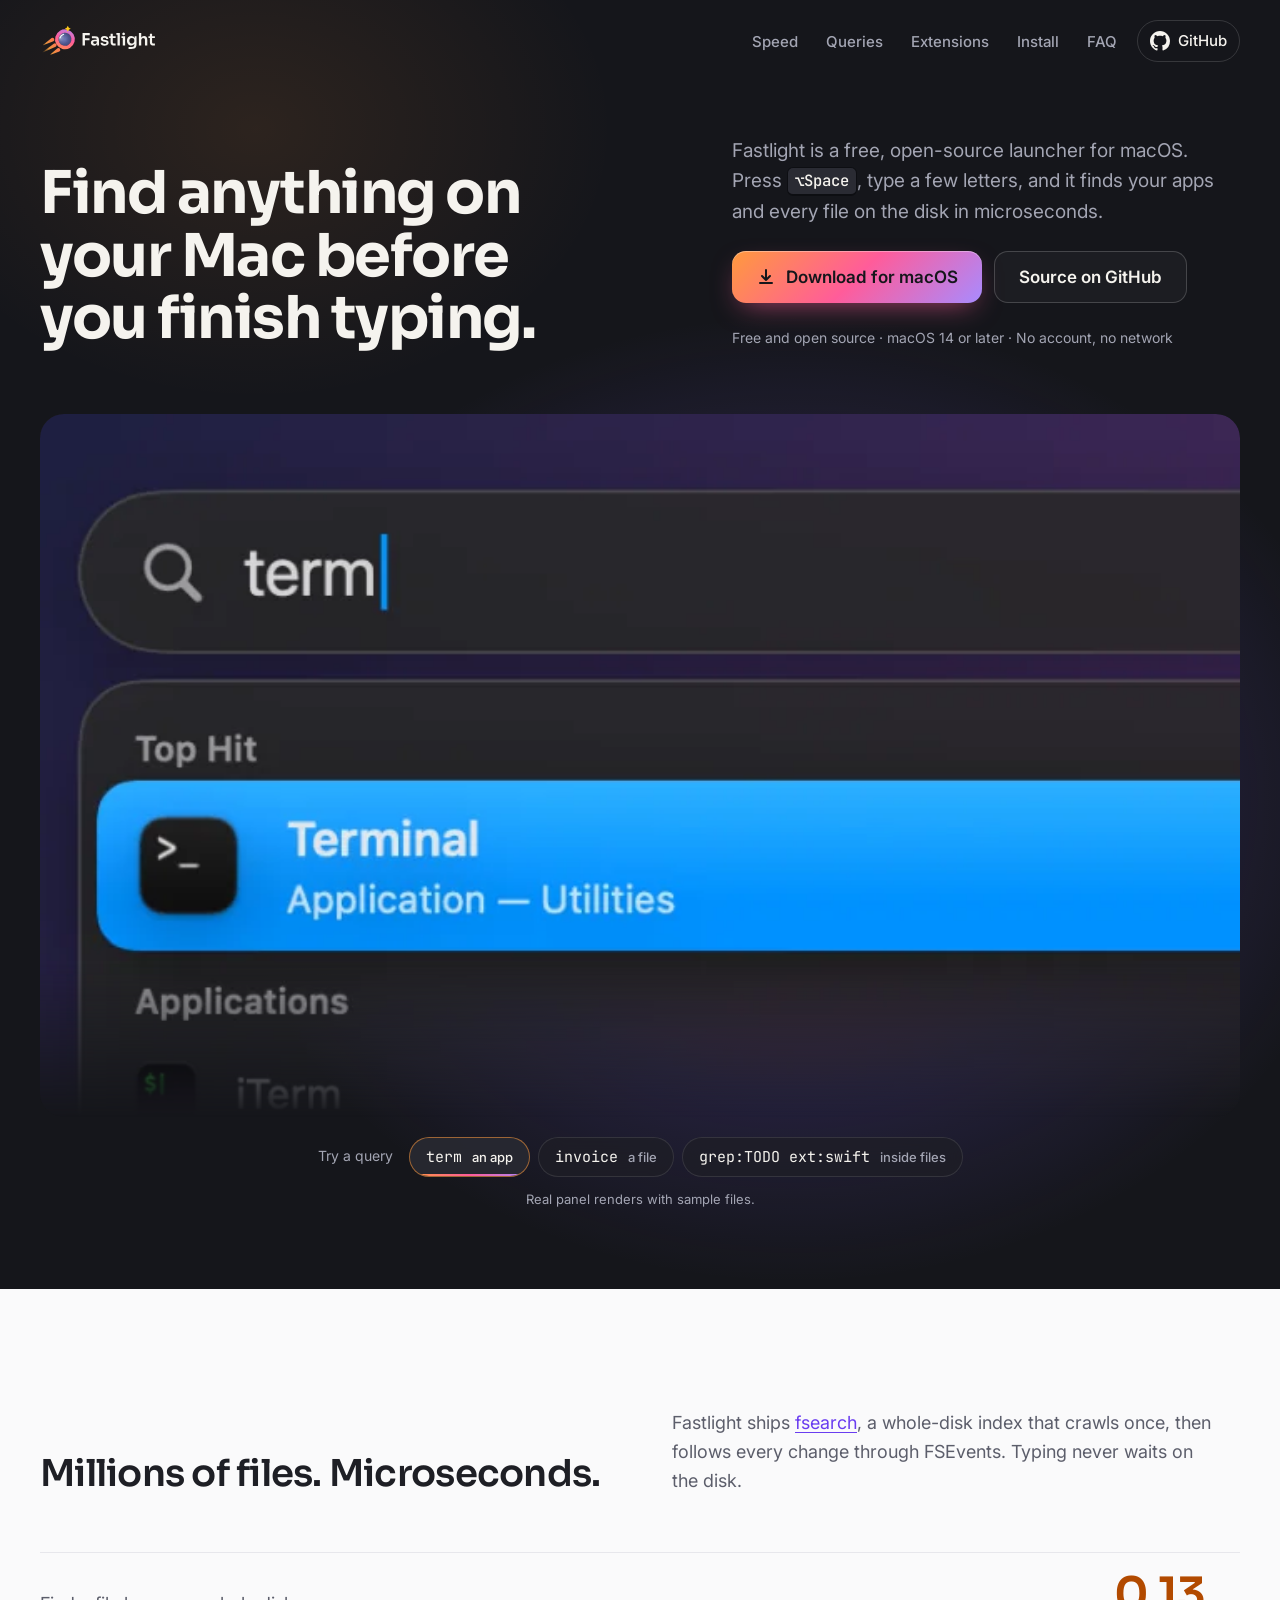
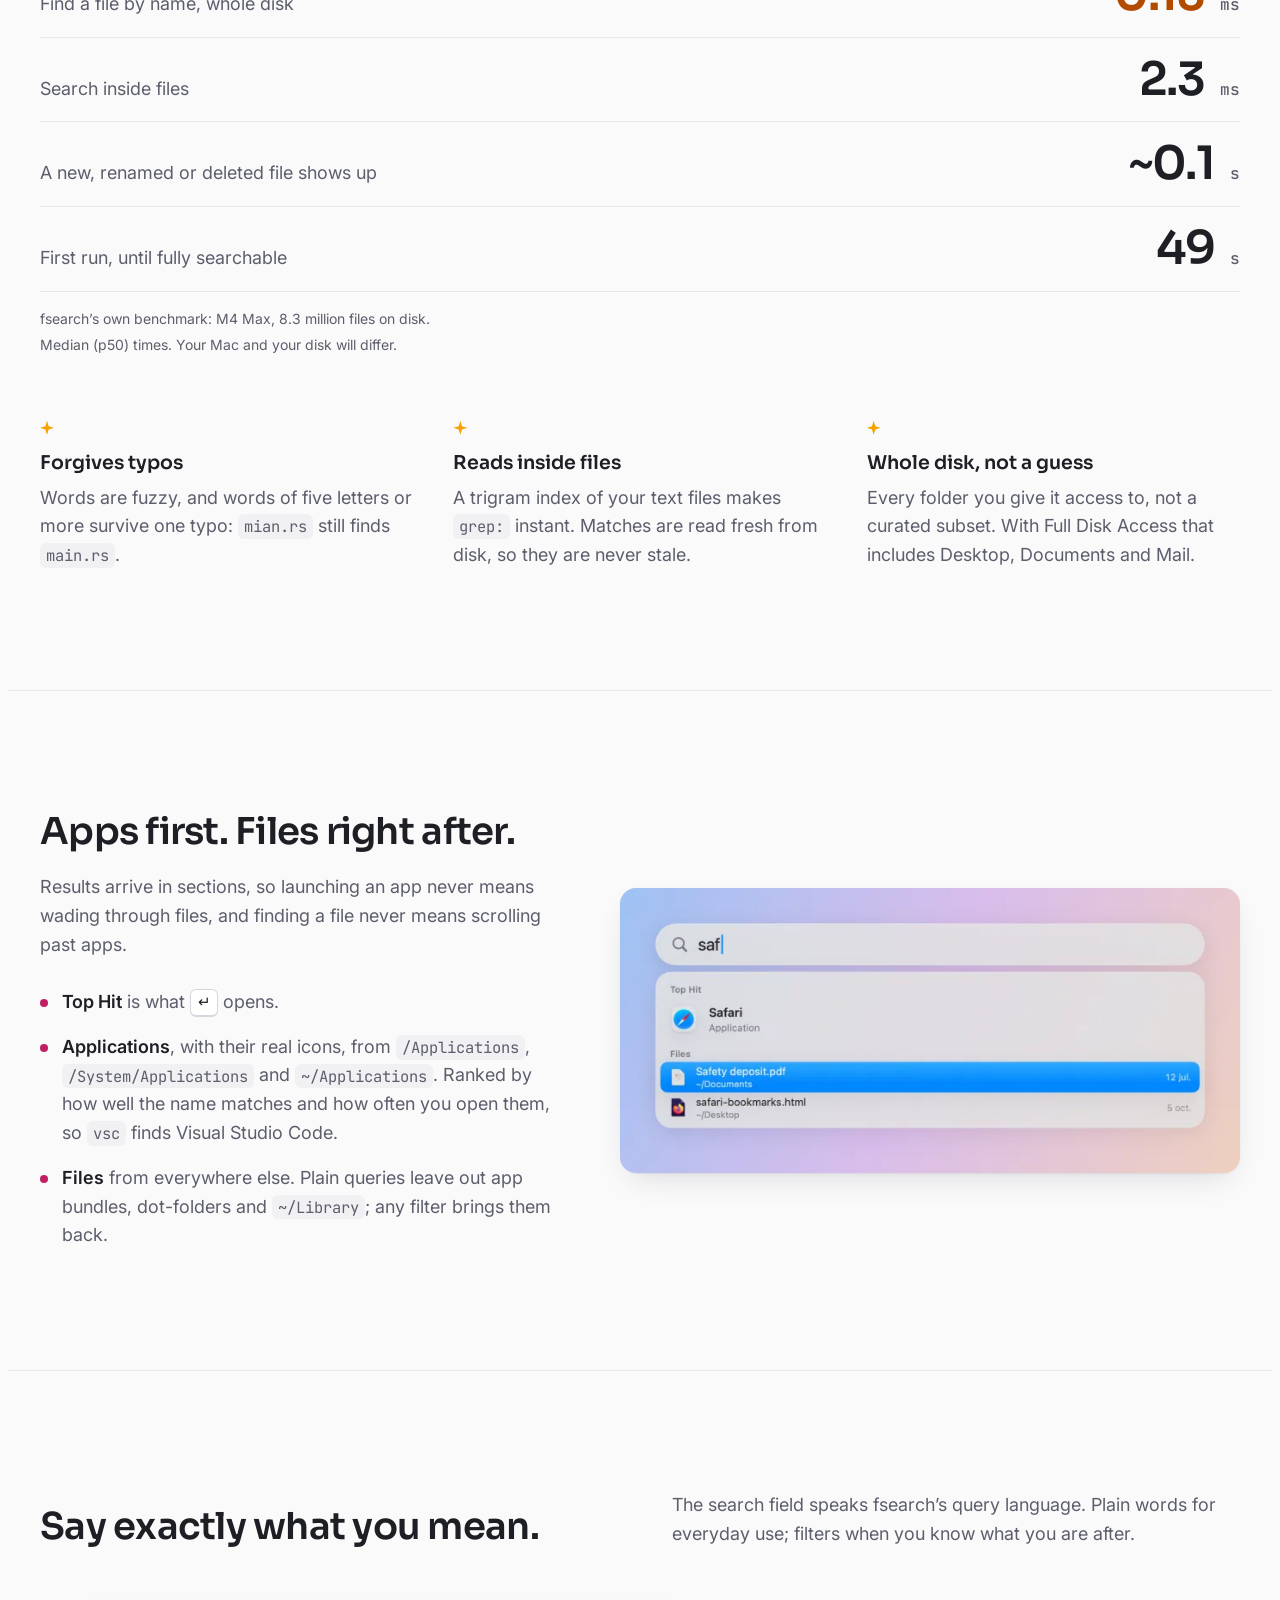
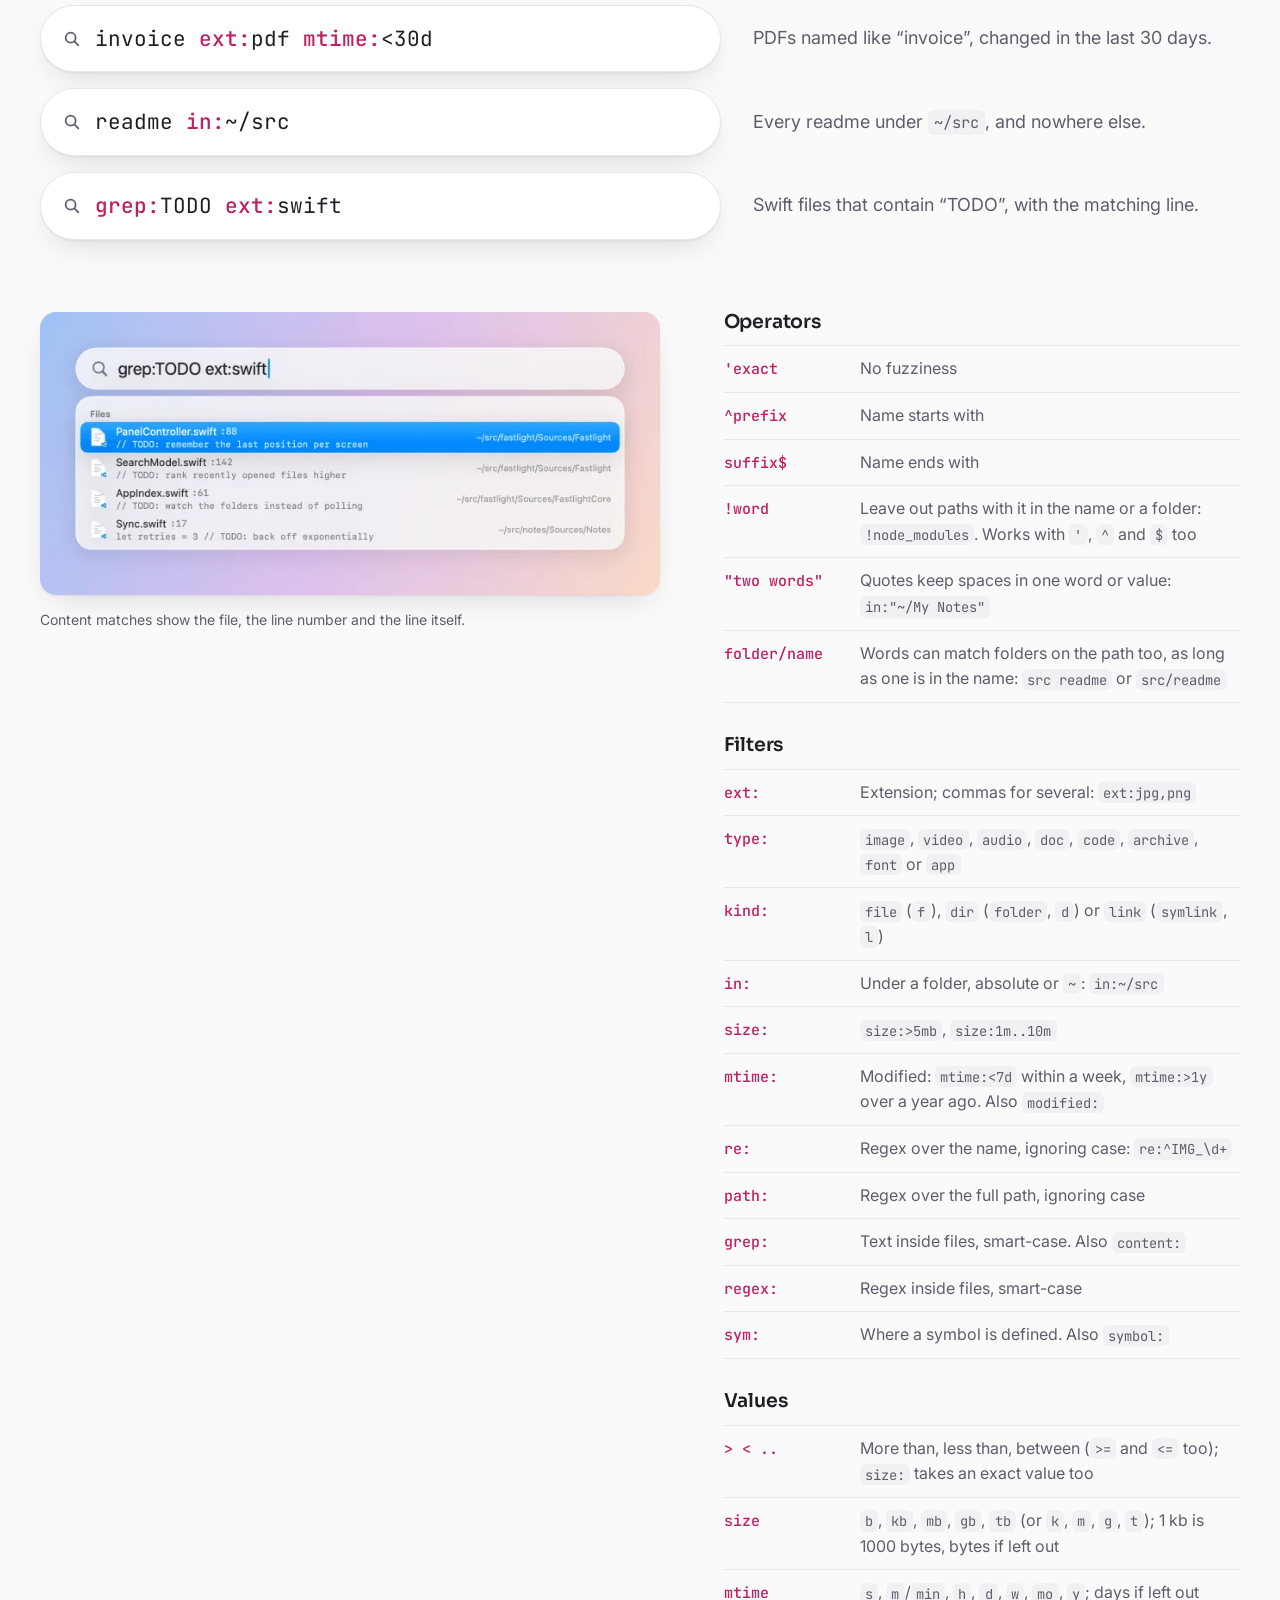
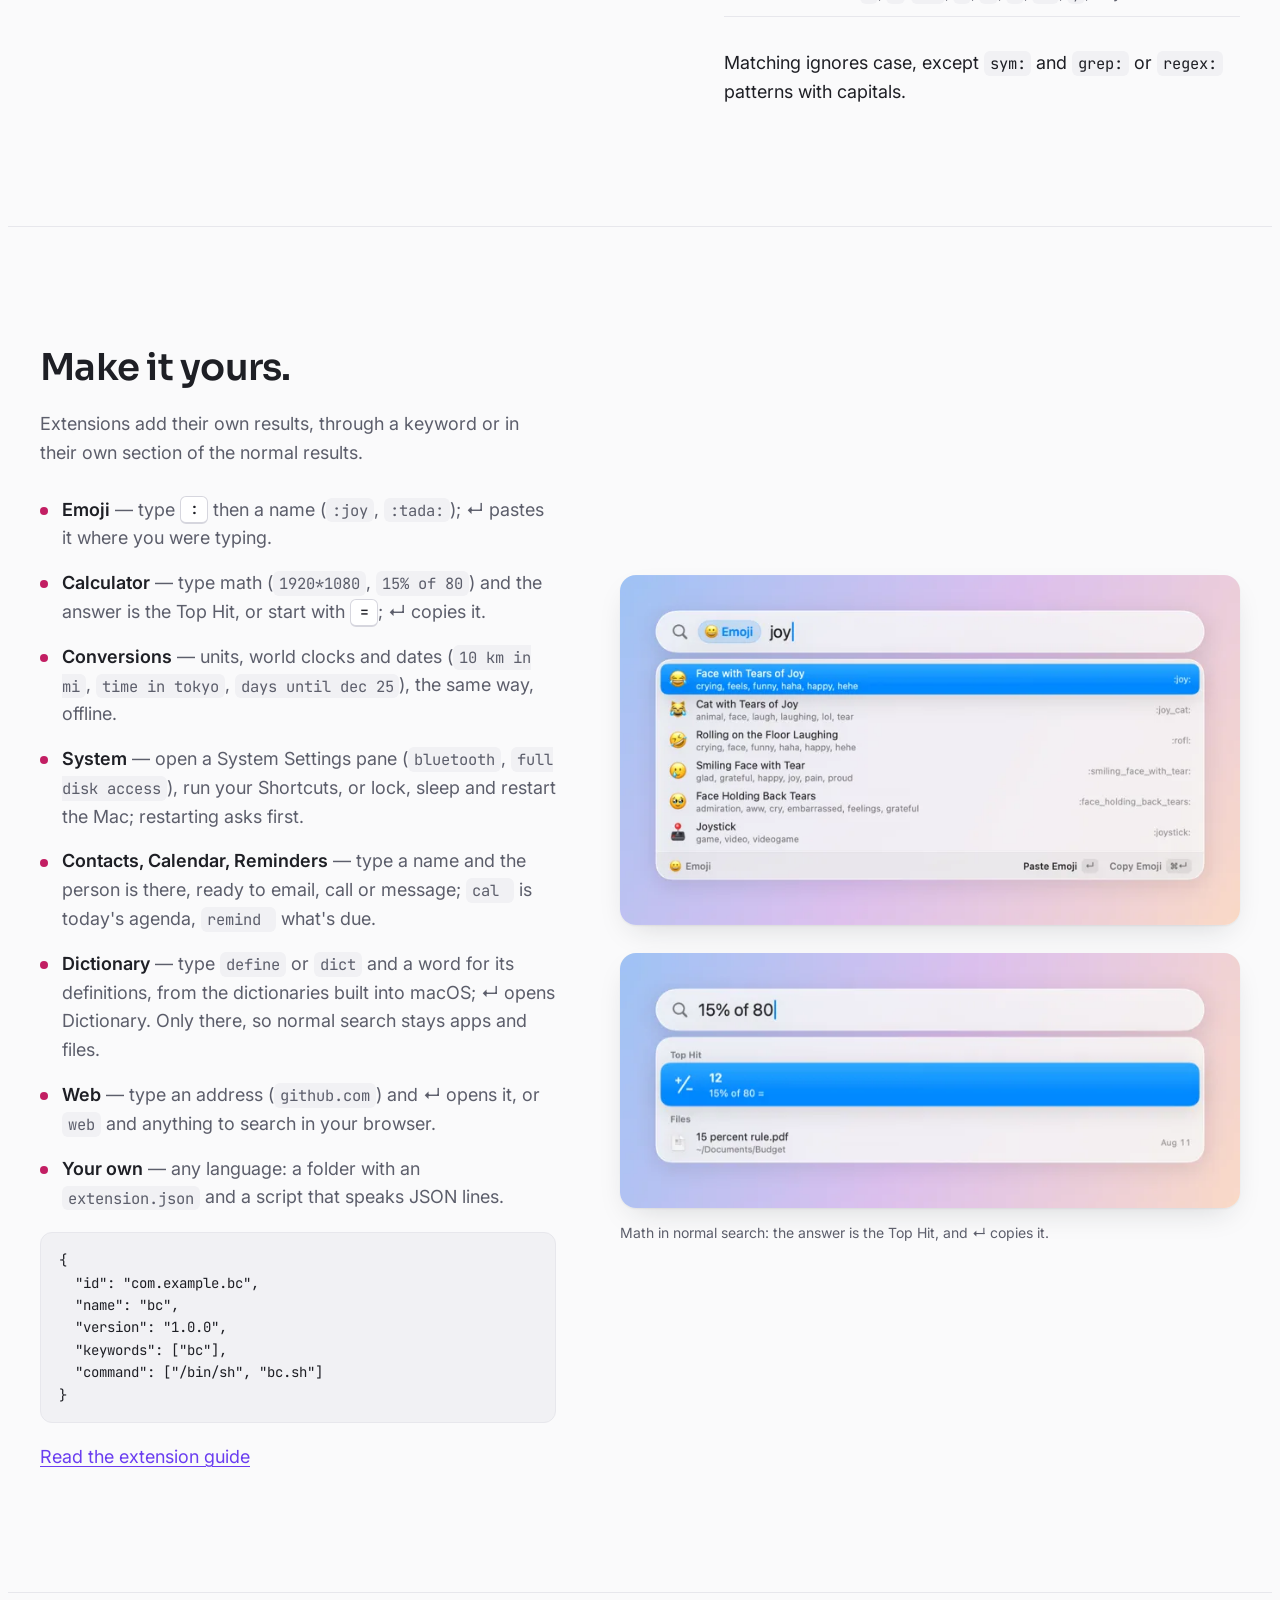
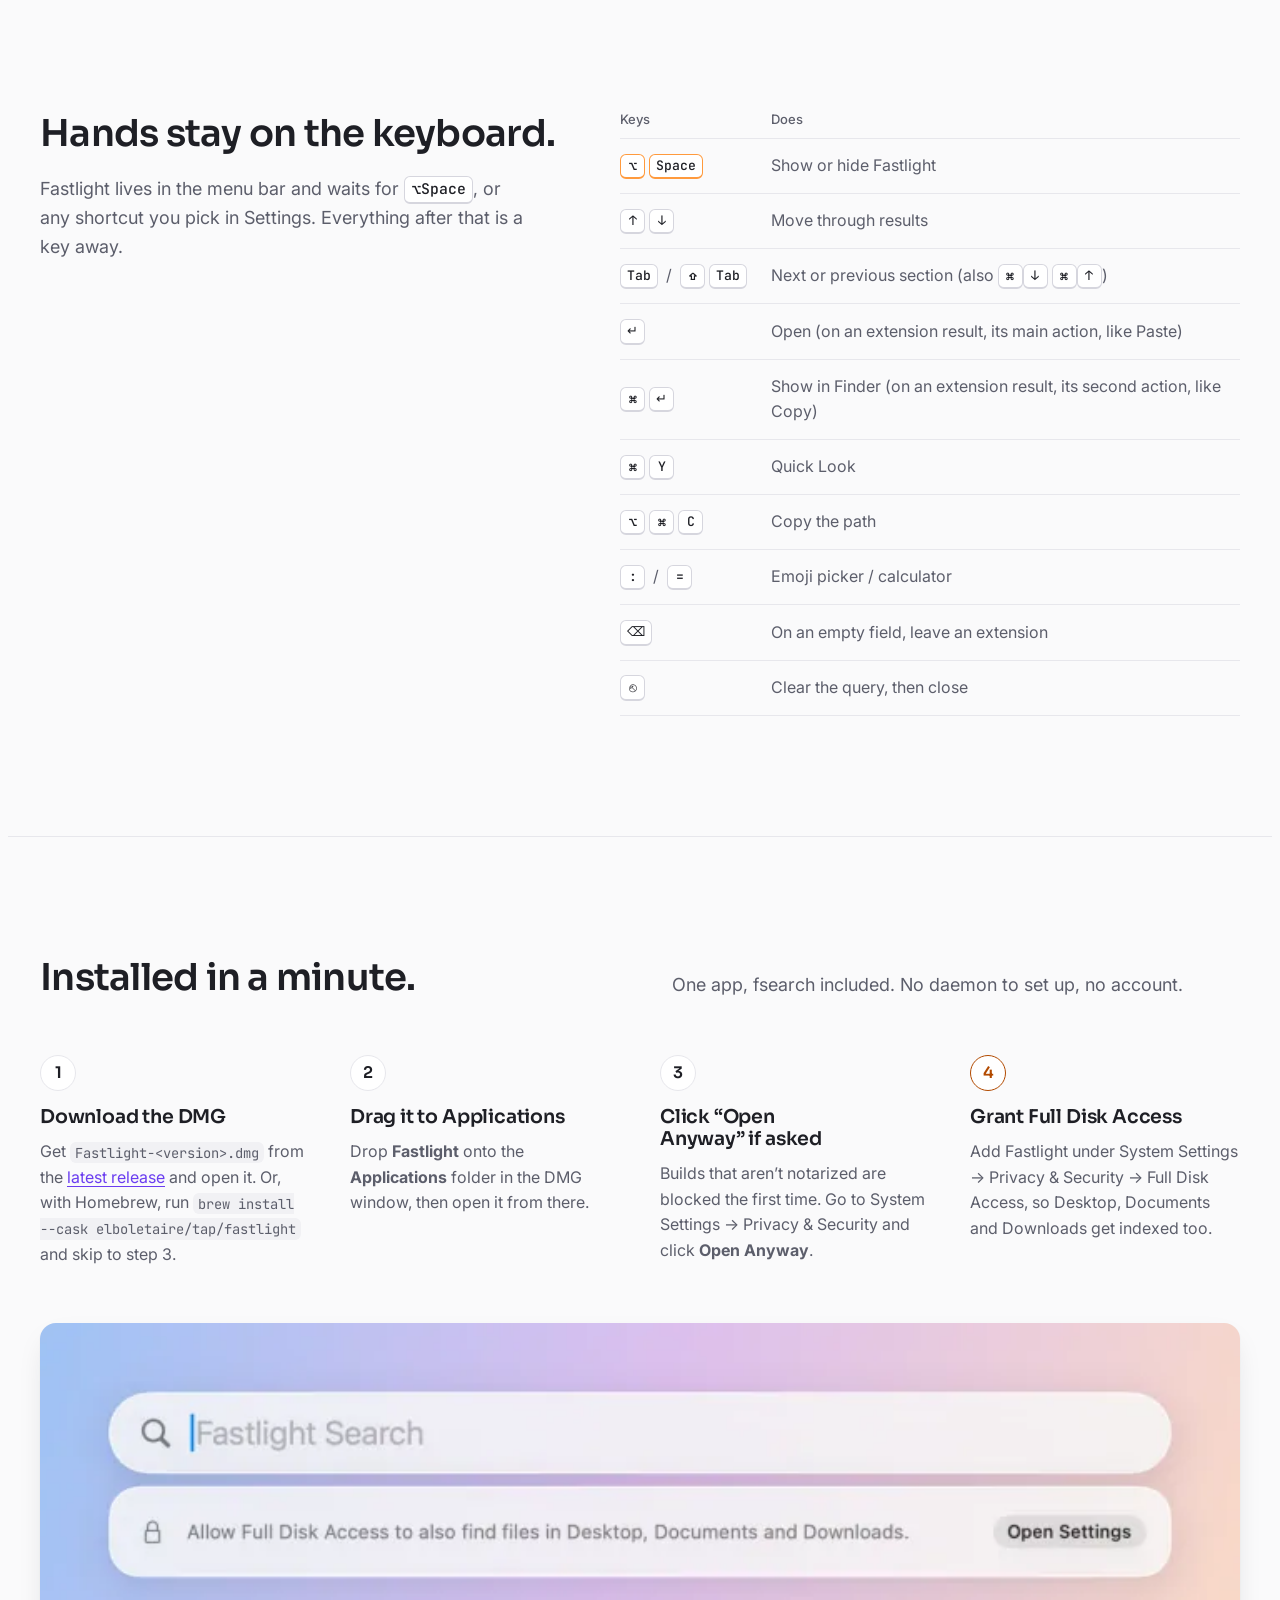
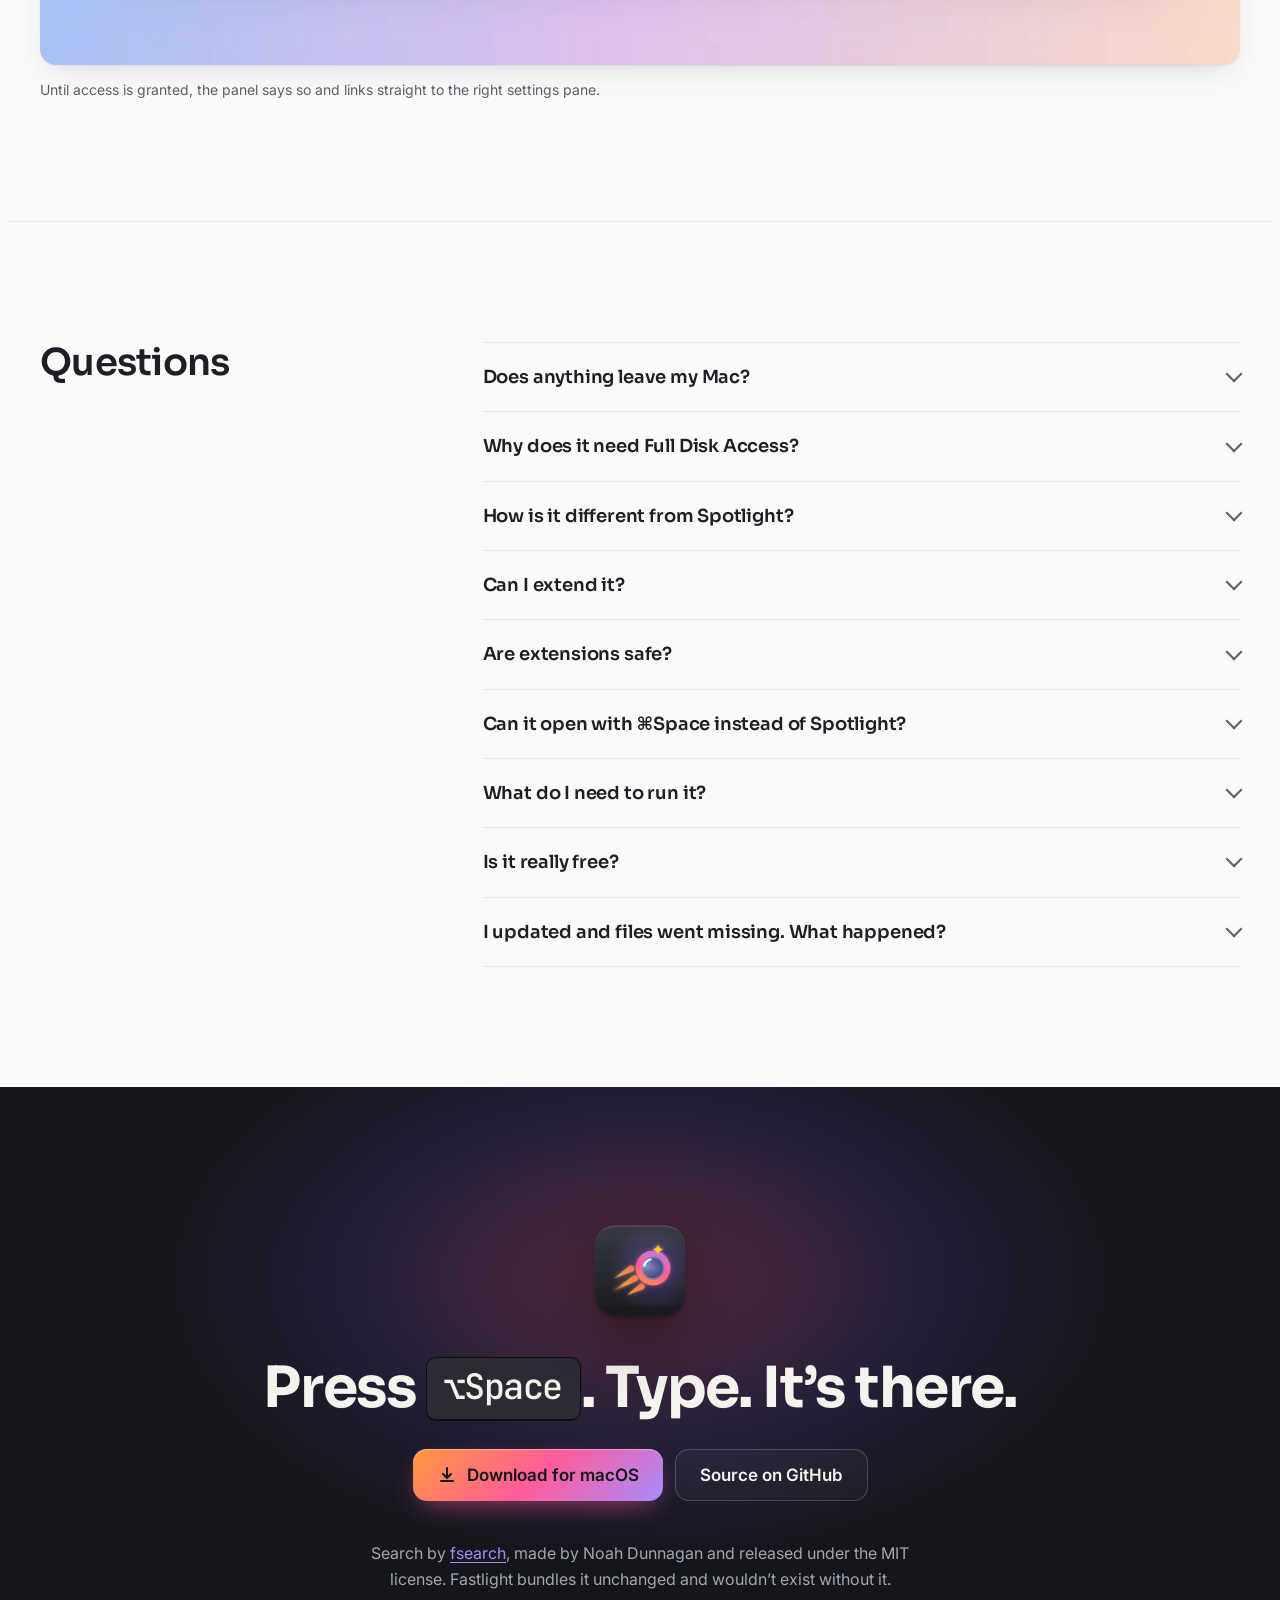
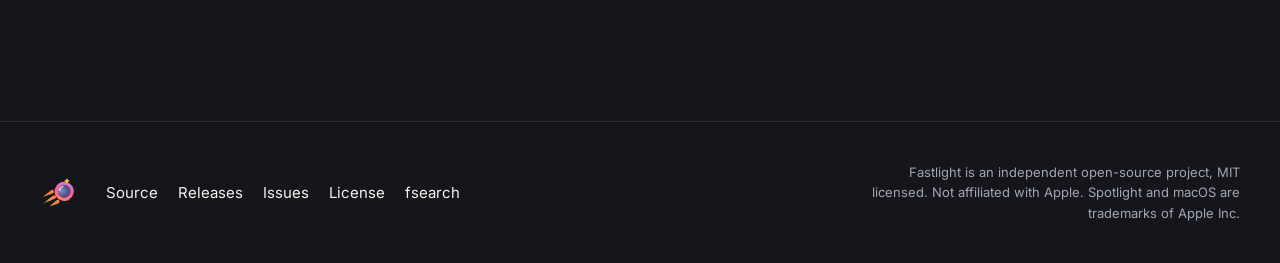
<file: site/index.html>
<!doctype html>
<!--
THESIS: The panel is the pitch. The page opens on the real Fastlight panel answering real
queries, large, on the graphite-glow stage the icon lives on; it refuses the stock
"centered hero + three feature cards" launcher page.
OWN-WORLD: Graphite 950/900 fields, one warm comet burst (orange > pink > lavender) per
screen, gold spark for the moment of finding. Sora headings, Inter body, JetBrains Mono
only for queries, keys and measurements. Key caps and search-field pills are the
component language.
STORY: It is instant (fsearch numbers), it keeps apps and files apart, it speaks a query
language, it installs in four steps, it stays on your Mac. Download.
FIRST VIEWPORT: Lockup + nav, headline and pitch left, Download (comet) + GitHub,
then the panel snapshot at full container width cycling term / invoice / grep.
FORM: Product-led landing page, brand pinned by assets/brand/BRAND.md.
-->
<html lang="en">
<head>
<meta charset="utf-8">
<meta name="viewport" content="width=device-width, initial-scale=1">
<title>Fastlight: a fast, free launcher for macOS</title>
<meta name="description" content="Fastlight is a free, open-source Spotlight-style launcher for macOS. Press ⌥Space and find apps and any file on your disk in microseconds, powered by fsearch.">
<link rel="canonical" href="https://elboletaire.github.io/fastlight/">
<meta name="theme-color" content="#15161B" media="(prefers-color-scheme: light)">
<meta name="theme-color" content="#15161B" media="(prefers-color-scheme: dark)">
<meta name="color-scheme" content="light dark">

<meta property="og:type" content="website">
<meta property="og:site_name" content="Fastlight">
<meta property="og:locale" content="en_US">
<meta property="og:url" content="https://elboletaire.github.io/fastlight/">
<meta property="og:title" content="Fastlight: a fast, free launcher for macOS">
<meta property="og:description" content="Press ⌥Space, type, and find apps and any file on your disk in microseconds. Free and open source, powered by fsearch.">
<meta property="og:image" content="https://elboletaire.github.io/fastlight/og.png">
<meta property="og:image:type" content="image/png">
<meta property="og:image:width" content="1200">
<meta property="og:image:height" content="630">
<meta property="og:image:alt" content="The Fastlight panel showing Terminal as the top hit for the query “term”, next to the Fastlight logo and the line “Find anything on your Mac in microseconds.”">
<meta name="twitter:card" content="summary_large_image">
<meta name="twitter:title" content="Fastlight: a fast, free launcher for macOS">
<meta name="twitter:description" content="Press ⌥Space, type, and find apps and any file on your disk in microseconds. Free and open source, powered by fsearch.">
<meta name="twitter:image" content="https://elboletaire.github.io/fastlight/og.png">
<meta name="twitter:image:alt" content="The Fastlight panel showing Terminal as the top hit for the query “term”, next to the Fastlight logo.">

<link rel="icon" href="favicon.svg" type="image/svg+xml">
<link rel="icon" href="favicon-32.png" sizes="32x32" type="image/png">
<link rel="icon" href="favicon-16.png" sizes="16x16" type="image/png">
<link rel="apple-touch-icon" href="apple-touch-icon-180.png">
<link rel="manifest" href="manifest.webmanifest">

<link rel="preconnect" href="https://fonts.googleapis.com">
<link rel="preconnect" href="https://fonts.gstatic.com" crossorigin>
<link rel="stylesheet" href="https://fonts.googleapis.com/css2?family=Inter:wght@400;500;600&family=JetBrains+Mono:wght@400;500&family=Sora:wght@600;700&display=swap">
<link rel="preload" as="image" type="image/webp" media="(min-width: 600px)" href="assets/hero-apps-1536.webp" imagesrcset="assets/hero-apps-960.webp 960w, assets/hero-apps-1536.webp 1536w" imagesizes="(min-width: 1264px) 1200px, calc(100vw - 32px)">
<link rel="stylesheet" href="styles.css">
<script src="main.js" defer></script>

<script type="application/ld+json">
{
  "@context": "https://schema.org",
  "@type": "SoftwareApplication",
  "name": "Fastlight",
  "description": "A free, open-source Spotlight-style launcher for macOS. Finds applications and files across the whole disk in microseconds, powered by fsearch.",
  "url": "https://elboletaire.github.io/fastlight/",
  "image": "https://elboletaire.github.io/fastlight/og.png",
  "screenshot": "https://elboletaire.github.io/fastlight/assets/hero-apps-1536.webp",
  "applicationCategory": "UtilitiesApplication",
  "operatingSystem": "macOS 14 or later",
  "downloadUrl": "https://github.com/elboletaire/fastlight/releases/latest",
  "installUrl": "https://github.com/elboletaire/fastlight/releases/latest",
  "codeRepository": "https://github.com/elboletaire/fastlight",
  "license": "https://github.com/elboletaire/fastlight/blob/main/LICENSE",
  "featureList": ["Applications and files in separate sections", "Whole-disk file search with typo tolerance", "Search inside files", "Emoji picker", "Calculator", "Unit, time zone and date conversions", "System Settings, Shortcuts and system actions", "Contacts, Calendar and Reminders", "Dictionary", "Web search", "Extensions in any language"],
  "isAccessibleForFree": true,
  "offers": { "@type": "Offer", "price": "0", "priceCurrency": "USD" },
  "author": { "@type": "Person", "name": "elboletaire", "url": "https://github.com/elboletaire" }
}
</script>
</head>
<body>
<a class="skip" href="#main">Skip to content</a>

<header class="site-header">
  <div class="wrap site-header-inner">
    <a class="brand" href="./" aria-label="Fastlight home">
      <img src="brand/logo-lockup-dark.svg" width="116" height="32" alt="Fastlight">
    </a>
    <nav class="nav" aria-label="Main">
      <ul>
        <li><a href="#fast">Speed</a></li>
        <li><a href="#syntax">Queries</a></li>
        <li><a href="#extensions">Extensions</a></li>
        <li><a href="#install">Install</a></li>
        <li><a href="#faq">FAQ</a></li>
      </ul>
      <a class="nav-gh" href="https://github.com/elboletaire/fastlight" aria-label="Fastlight on GitHub">
        <svg viewBox="0 0 16 16" width="20" height="20" aria-hidden="true"><path fill="currentColor" d="M8 0C3.58 0 0 3.58 0 8c0 3.54 2.29 6.53 5.47 7.59.4.07.55-.17.55-.38 0-.19-.01-.82-.01-1.49-2.01.37-2.53-.49-2.69-.94-.09-.23-.48-.94-.82-1.13-.28-.15-.68-.52-.01-.53.63-.01 1.08.58 1.23.82.72 1.21 1.87.87 2.33.66.07-.52.28-.87.51-1.07-1.78-.2-3.64-.89-3.64-3.95 0-.87.31-1.59.82-2.15-.08-.2-.36-1.02.08-2.12 0 0 .67-.21 2.2.82.64-.18 1.32-.27 2-.27.68 0 1.36.09 2 .27 1.53-1.04 2.2-.82 2.2-.82.44 1.1.16 1.92.08 2.12.51.56.82 1.27.82 2.15 0 3.07-1.87 3.75-3.65 3.95.29.25.54.73.54 1.48 0 1.07-.01 1.93-.01 2.2 0 .21.15.46.55.38A8.013 8.013 0 0016 8c0-4.42-3.58-8-8-8z"/></svg>
        <span>GitHub</span>
      </a>
    </nav>
  </div>
</header>

<main id="main">
<div class="hero-band">
  <section class="hero wrap" aria-labelledby="hero-title">
    <div class="hero-copy">
      <h1 id="hero-title">Find anything on your&nbsp;Mac before you finish&nbsp;typing.</h1>
      <div class="hero-side">
        <p class="lede">Fastlight is a free, open-source launcher for macOS. Press <kbd>⌥Space</kbd>, type a few letters, and it finds your apps and every file on the disk in microseconds.</p>
        <div class="cta-row">
          <a class="btn btn-comet" href="https://github.com/elboletaire/fastlight/releases/latest">
            <svg viewBox="0 0 20 20" width="20" height="20" aria-hidden="true"><path d="M10 3v10m0 0-4-4m4 4 4-4M4 16h12" fill="none" stroke="currentColor" stroke-width="2" stroke-linecap="round" stroke-linejoin="round"/></svg>
            Download for macOS
          </a>
          <a class="btn btn-ghost" href="https://github.com/elboletaire/fastlight">Source on GitHub</a>
        </div>
        <p class="fineprint">Free and open source · macOS 14 or later · No account, no network</p>
      </div>
    </div>

    <figure class="stage" data-stage>
      <div class="stage-frame">
        <picture class="shot is-active" data-shot="term">
          <source media="(max-width: 599px)" srcset="assets/hero-apps-m.webp 720w" sizes="calc(100vw - 32px)" width="720" height="720">
          <img src="assets/hero-apps-1536.webp" srcset="assets/hero-apps-960.webp 960w, assets/hero-apps-1536.webp 1536w" sizes="(min-width: 1264px) 1200px, calc(100vw - 32px)" width="1536" height="900" fetchpriority="high" alt="The Fastlight panel with the query “term”: Terminal as the Top Hit, iTerm under Applications, and matching files such as terminal-cheatsheet.md under Files.">
        </picture>
        <picture class="shot" data-shot="invoice">
          <source media="(max-width: 599px)" srcset="assets/hero-files-m.webp 720w" sizes="calc(100vw - 32px)" width="720" height="720">
          <img src="assets/hero-files-1536.webp" srcset="assets/hero-files-960.webp 960w, assets/hero-files-1536.webp 1536w" sizes="(min-width: 1264px) 1200px, calc(100vw - 32px)" width="1536" height="900" loading="lazy" decoding="async" alt="The Fastlight panel with the query “invoice”: Invoice-2026-041.pdf as the Top Hit, followed by an Invoices folder and more invoice PDFs, spreadsheets and pages documents.">
        </picture>
        <picture class="shot" data-shot="grep">
          <source media="(max-width: 599px)" srcset="assets/hero-grep-m.webp 720w" sizes="calc(100vw - 32px)" width="720" height="720">
          <img src="assets/hero-grep-1536.webp" srcset="assets/hero-grep-960.webp 960w, assets/hero-grep-1536.webp 1536w" sizes="(min-width: 1264px) 1200px, calc(100vw - 32px)" width="1536" height="900" loading="lazy" decoding="async" alt="The Fastlight panel with the query “grep:TODO ext:swift”: Swift files listed with the line number and text of each TODO comment.">
        </picture>
      </div>
      <figcaption class="stage-caption">
        <span class="stage-label" id="stage-label" hidden>Try a query</span>
        <div class="chips" role="group" aria-labelledby="stage-label" data-chips hidden>
          <button type="button" class="chip" data-for="term" aria-pressed="true"><code>term</code><span>an app</span></button>
          <button type="button" class="chip" data-for="invoice" aria-pressed="false"><code>invoice</code><span>a file</span></button>
          <button type="button" class="chip" data-for="grep" aria-pressed="false"><code>grep:TODO ext:swift</code><span>inside files</span></button>
        </div>
        <span class="stage-note">Real panel renders with sample files.</span>
      </figcaption>
    </figure>
  </section>
</div>

<div class="page">
  <section id="fast" class="section wrap" aria-labelledby="fast-title">
    <div class="split split-head">
      <h2 id="fast-title">Millions of files. Microseconds.</h2>
      <p class="intro">Fastlight ships <a href="https://github.com/noahdunnagan/fsearch">fsearch</a>, a whole-disk index that crawls once, then follows every change through FSEvents. Typing never waits on the disk.</p>
    </div>

    <div class="bench">
      <table>
        <caption>fsearch’s own benchmark: M4 Max, 8.3 million files on disk.</caption>
        <tbody>
          <tr><th scope="row">Find a file by name, whole disk</th><td><span class="num">0.13</span> ms</td></tr>
          <tr><th scope="row">Search inside files</th><td><span class="num">2.3</span> ms</td></tr>
          <tr><th scope="row">A new, renamed or deleted file shows up</th><td><span class="num">~0.1</span> s</td></tr>
          <tr><th scope="row">First run, until fully searchable</th><td><span class="num">49</span> s</td></tr>
        </tbody>
      </table>
      <p class="bench-note">Median (p50) times. Your Mac and your disk will differ.</p>
    </div>

    <dl class="traits">
      <div>
        <dt>Forgives typos</dt>
        <dd>Words are fuzzy, and words of five letters or more survive one typo: <code>mian.rs</code> still finds <code>main.rs</code>.</dd>
      </div>
      <div>
        <dt>Reads inside files</dt>
        <dd>A trigram index of your text files makes <code>grep:</code> instant. Matches are read fresh from disk, so they are never stale.</dd>
      </div>
      <div>
        <dt>Whole disk, not a guess</dt>
        <dd>Every folder you give it access to, not a curated subset. With Full Disk Access that includes Desktop, Documents and Mail.</dd>
      </div>
    </dl>
  </section>

  <section id="sections" class="section wrap" aria-labelledby="sections-title">
    <div class="split split-media">
      <div class="copy">
        <h2 id="sections-title">Apps first. Files right&nbsp;after.</h2>
        <p>Results arrive in sections, so launching an app never means wading through files, and finding a file never means scrolling past apps.</p>
        <ul class="sections-list">
          <li><strong>Top Hit</strong> is what <kbd>↵</kbd> opens.</li>
          <li><strong>Applications</strong>, with their real icons, from <code>/Applications</code>, <code>/System/Applications</code> and <code>~/Applications</code>. Ranked by how well the name matches and how often you open them, so <code>vsc</code> finds Visual Studio Code.</li>
          <li><strong>Files</strong> from everywhere else. Plain queries leave out app bundles, dot-folders and <code>~/Library</code>; any filter brings them back.</li>
        </ul>
      </div>
      <figure class="shot-card">
        <picture>
          <source media="(prefers-color-scheme: dark)" srcset="assets/apps-saf-dark-720.webp 720w, assets/apps-saf-dark-1200.webp 1200w" sizes="(min-width: 960px) 600px, calc(100vw - 32px)">
          <img src="assets/apps-saf-light-1200.webp" srcset="assets/apps-saf-light-720.webp 720w, assets/apps-saf-light-1200.webp 1200w" sizes="(min-width: 960px) 600px, calc(100vw - 32px)" width="1200" height="553" loading="lazy" decoding="async" alt="The query “saf”: Safari as the Top Hit with its icon, and the files Safety deposit.pdf and safari-bookmarks.html in a separate Files section.">
        </picture>
      </figure>
    </div>
  </section>

  <section id="syntax" class="section wrap" aria-labelledby="syntax-title">
    <div class="split split-head">
      <h2 id="syntax-title">Say exactly what you&nbsp;mean.</h2>
      <p class="intro">The search field speaks fsearch’s query language. Plain words for everyday use; filters when you know what you are after.</p>
    </div>

    <ol class="queries">
      <li>
        <p class="field"><svg viewBox="0 0 20 20" width="18" height="18" aria-hidden="true"><circle cx="8.5" cy="8.5" r="5.5" fill="none" stroke="currentColor" stroke-width="2"/><path d="m13 13 4 4" stroke="currentColor" stroke-width="2" stroke-linecap="round"/></svg><code>invoice <b>ext:</b>pdf <b>mtime:</b>&lt;30d</code></p>
        <p class="means">PDFs named like “invoice”, changed in the last 30 days.</p>
      </li>
      <li>
        <p class="field"><svg viewBox="0 0 20 20" width="18" height="18" aria-hidden="true"><circle cx="8.5" cy="8.5" r="5.5" fill="none" stroke="currentColor" stroke-width="2"/><path d="m13 13 4 4" stroke="currentColor" stroke-width="2" stroke-linecap="round"/></svg><code>readme <b>in:</b>~/src</code></p>
        <p class="means">Every readme under <code>~/src</code>, and nowhere else.</p>
      </li>
      <li>
        <p class="field"><svg viewBox="0 0 20 20" width="18" height="18" aria-hidden="true"><circle cx="8.5" cy="8.5" r="5.5" fill="none" stroke="currentColor" stroke-width="2"/><path d="m13 13 4 4" stroke="currentColor" stroke-width="2" stroke-linecap="round"/></svg><code><b>grep:</b>TODO <b>ext:</b>swift</code></p>
        <p class="means">Swift files that contain “TODO”, with the matching line.</p>
      </li>
    </ol>

    <div class="split split-ref">
      <figure class="shot-card">
        <picture>
          <source media="(prefers-color-scheme: dark)" srcset="assets/grep-dark-720.webp 720w, assets/grep-dark-1200.webp 1200w" sizes="(min-width: 960px) 600px, calc(100vw - 32px)">
          <img src="assets/grep-light-1200.webp" srcset="assets/grep-light-720.webp 720w, assets/grep-light-1200.webp 1200w" sizes="(min-width: 960px) 600px, calc(100vw - 32px)" width="1200" height="547" loading="lazy" decoding="async" alt="Results for “grep:TODO ext:swift”: four Swift files, each with the line number and the text of its TODO comment.">
        </picture>
        <figcaption>Content matches show the file, the line number and the line itself.</figcaption>
      </figure>
      <div class="ref">
        <h3>Operators</h3>
        <dl class="ref-list">
          <div><dt><code>'exact</code></dt><dd>No fuzziness</dd></div>
          <div><dt><code>^prefix</code></dt><dd>Name starts with</dd></div>
          <div><dt><code>suffix$</code></dt><dd>Name ends with</dd></div>
          <div><dt><code>!word</code></dt><dd>Leave out paths with it in the name or a folder: <code>!node_modules</code>. Works with <code>'</code>, <code>^</code> and <code>$</code> too</dd></div>
          <div><dt><code>"two words"</code></dt><dd>Quotes keep spaces in one word or value: <code>in:"~/My Notes"</code></dd></div>
          <div><dt><code>folder/name</code></dt><dd>Words can match folders on the path too, as long as one is in the name: <code>src readme</code> or <code>src/readme</code></dd></div>
        </dl>
        <h3>Filters</h3>
        <dl class="ref-list">
          <div><dt><code>ext:</code></dt><dd>Extension; commas for several: <code>ext:jpg,png</code></dd></div>
          <div><dt><code>type:</code></dt><dd><code>image</code>, <code>video</code>, <code>audio</code>, <code>doc</code>, <code>code</code>, <code>archive</code>, <code>font</code> or <code>app</code></dd></div>
          <div><dt><code>kind:</code></dt><dd><code>file</code> (<code>f</code>), <code>dir</code> (<code>folder</code>, <code>d</code>) or <code>link</code> (<code>symlink</code>, <code>l</code>)</dd></div>
          <div><dt><code>in:</code></dt><dd>Under a folder, absolute or <code>~</code>: <code>in:~/src</code></dd></div>
          <div><dt><code>size:</code></dt><dd><code>size:&gt;5mb</code>, <code>size:1m..10m</code></dd></div>
          <div><dt><code>mtime:</code></dt><dd>Modified: <code>mtime:&lt;7d</code> within a week, <code>mtime:&gt;1y</code> over a year ago. Also <code>modified:</code></dd></div>
          <div><dt><code>re:</code></dt><dd>Regex over the name, ignoring case: <code>re:^IMG_\d+</code></dd></div>
          <div><dt><code>path:</code></dt><dd>Regex over the full path, ignoring case</dd></div>
          <div><dt><code>grep:</code></dt><dd>Text inside files, smart-case. Also <code>content:</code></dd></div>
          <div><dt><code>regex:</code></dt><dd>Regex inside files, smart-case</dd></div>
          <div><dt><code>sym:</code></dt><dd>Where a symbol is defined. Also <code>symbol:</code></dd></div>
        </dl>
        <h3>Values</h3>
        <dl class="ref-list">
          <div><dt><code>&gt; &lt; ..</code></dt><dd>More than, less than, between (<code>&gt;=</code> and <code>&lt;=</code> too); <code>size:</code> takes an exact value too</dd></div>
          <div><dt><code>size</code></dt><dd><code>b</code>, <code>kb</code>, <code>mb</code>, <code>gb</code>, <code>tb</code> (or <code>k</code>, <code>m</code>, <code>g</code>, <code>t</code>); 1 kb is 1000 bytes, bytes if left out</dd></div>
          <div><dt><code>mtime</code></dt><dd><code>s</code>, <code>m</code>/<code>min</code>, <code>h</code>, <code>d</code>, <code>w</code>, <code>mo</code>, <code>y</code>; days if left out</dd></div>
        </dl>
        <p>Matching ignores case, except <code>sym:</code> and <code>grep:</code> or <code>regex:</code> patterns with capitals.</p>
      </div>
    </div>
  </section>

  <section id="extensions" class="section wrap" aria-labelledby="extensions-title">
    <div class="split split-media">
      <div class="copy">
        <h2 id="extensions-title">Make it&nbsp;yours.</h2>
        <p>Extensions add their own results, through a keyword or in their own section of the normal results.</p>
        <ul class="sections-list">
          <li><strong>Emoji</strong> — type <kbd>:</kbd> then a name (<code>:joy</code>, <code>:tada:</code>); ↵ pastes it where you were typing.</li>
          <li><strong>Calculator</strong> — type math (<code>1920*1080</code>, <code>15% of 80</code>) and the answer is the Top Hit, or start with <kbd>=</kbd>; ↵ copies it.</li>
          <li><strong>Conversions</strong> — units, world clocks and dates (<code>10 km in mi</code>, <code>time in tokyo</code>, <code>days until dec 25</code>), the same way, offline.</li>
          <li><strong>System</strong> — open a System Settings pane (<code>bluetooth</code>, <code>full disk access</code>), run your Shortcuts, or lock, sleep and restart the Mac; restarting asks first.</li>
          <li><strong>Contacts, Calendar, Reminders</strong> — type a name and the person is there, ready to email, call or message; <code>cal&nbsp;</code> is today's agenda, <code>remind&nbsp;</code> what's due.</li>
          <li><strong>Dictionary</strong> — type <code>define</code> or <code>dict</code> and a word for its definitions, from the dictionaries built into macOS; ↵ opens Dictionary. Only there, so normal search stays apps and files.</li>
          <li><strong>Web</strong> — type an address (<code>github.com</code>) and ↵ opens it, or <code>web</code> and anything to search in your browser.</li>
          <li><strong>Your own</strong> — any language: a folder with an <code>extension.json</code> and a script that speaks JSON lines.</li>
        </ul>
        <pre><code>{
  "id": "com.example.bc",
  "name": "bc",
  "version": "1.0.0",
  "keywords": ["bc"],
  "command": ["/bin/sh", "bc.sh"]
}</code></pre>
        <p><a href="https://github.com/elboletaire/fastlight/blob/main/docs/extensions/README.md">Read the extension guide</a></p>
      </div>
      <div class="shot-stack">
        <figure class="shot-card">
          <picture>
            <source media="(prefers-color-scheme: dark)" srcset="assets/emoji-keyword-dark-720.webp 720w, assets/emoji-keyword-dark-1200.webp 1200w" sizes="(min-width: 960px) 600px, calc(100vw - 32px)">
            <img src="assets/emoji-keyword-light-1200.webp" srcset="assets/emoji-keyword-light-720.webp 720w, assets/emoji-keyword-light-1200.webp 1200w" sizes="(min-width: 960px) 600px, calc(100vw - 32px)" width="1200" height="678" loading="lazy" decoding="async" alt="The emoji picker in keyword mode with the query “joy”: Face with Tears of Joy at the top with its emoji and the :joy: keyword, then similar emoji, and an action bar naming Paste Emoji and Copy Emoji.">
          </picture>
        </figure>
        <figure class="shot-card">
          <picture>
            <source media="(prefers-color-scheme: dark)" srcset="assets/calculator-global-dark-720.webp 720w, assets/calculator-global-dark-1200.webp 1200w" sizes="(min-width: 960px) 600px, calc(100vw - 32px)">
            <img src="assets/calculator-global-light-1200.webp" srcset="assets/calculator-global-light-720.webp 720w, assets/calculator-global-light-1200.webp 1200w" sizes="(min-width: 960px) 600px, calc(100vw - 32px)" width="1200" height="493" loading="lazy" decoding="async" alt="The query “15% of 80”: 12 as the Top Hit with the calculator icon, and the file 15 percent rule.pdf under Files.">
          </picture>
          <figcaption>Math in normal search: the answer is the Top Hit, and ↵ copies it.</figcaption>
        </figure>
      </div>
    </div>
  </section>

  <section id="keys" class="section wrap" aria-labelledby="keys-title">
    <div class="split split-keys">
      <div class="copy">
        <h2 id="keys-title">Hands stay on the&nbsp;keyboard.</h2>
        <p>Fastlight lives in the menu bar and waits for <kbd>⌥Space</kbd>, or any shortcut you pick in Settings. Everything after that is a key away.</p>
      </div>
      <table class="keys">
        <caption class="visually-hidden">Keyboard shortcuts</caption>
        <thead><tr><th scope="col">Keys</th><th scope="col">Does</th></tr></thead>
        <tbody>
          <tr><td><kbd>⌥</kbd><kbd>Space</kbd></td><td>Show or hide Fastlight</td></tr>
          <tr><td><kbd>↑</kbd><kbd>↓</kbd></td><td>Move through results</td></tr>
          <tr><td><kbd>Tab</kbd> <span class="or">/</span> <kbd>⇧</kbd><kbd>Tab</kbd></td><td>Next or previous section (also <kbd>⌘</kbd><kbd>↓</kbd> <kbd>⌘</kbd><kbd>↑</kbd>)</td></tr>
          <tr><td><kbd>↵</kbd></td><td>Open (on an extension result, its main action, like Paste)</td></tr>
          <tr><td><kbd>⌘</kbd><kbd>↵</kbd></td><td>Show in Finder (on an extension result, its second action, like Copy)</td></tr>
          <tr><td><kbd>⌘</kbd><kbd>Y</kbd></td><td>Quick Look</td></tr>
          <tr><td><kbd>⌥</kbd><kbd>⌘</kbd><kbd>C</kbd></td><td>Copy the path</td></tr>
          <tr><td><kbd>:</kbd> <span class="or">/</span> <kbd>=</kbd></td><td>Emoji picker / calculator</td></tr>
          <tr><td><kbd>⌫</kbd></td><td>On an empty field, leave an extension</td></tr>
          <tr><td><kbd>⎋</kbd></td><td>Clear the query, then close</td></tr>
        </tbody>
      </table>
    </div>
  </section>

  <section id="install" class="section wrap" aria-labelledby="install-title">
    <div class="split split-head">
      <h2 id="install-title">Installed in a&nbsp;minute.</h2>
      <p class="intro">One app, fsearch included. No daemon to set up, no account.</p>
    </div>
    <ol class="steps">
      <li>
        <h3>Download the DMG</h3>
        <p>Get <code>Fastlight-&lt;version&gt;.dmg</code> from the <a href="https://github.com/elboletaire/fastlight/releases/latest">latest release</a> and open it. Or, with Homebrew, run <code>brew install --cask elboletaire/tap/fastlight</code> and skip to step 3.</p>
      </li>
      <li>
        <h3>Drag it to Applications</h3>
        <p>Drop <strong>Fastlight</strong> onto the <strong>Applications</strong> folder in the DMG window, then open it from there.</p>
      </li>
      <li>
        <h3>Click “Open Anyway” if asked</h3>
        <p>Builds that aren’t notarized are blocked the first time. Go to System Settings → Privacy &amp; Security and click <strong>Open Anyway</strong>.</p>
      </li>
      <li>
        <h3>Grant Full Disk Access</h3>
        <p>Add Fastlight under System Settings → Privacy &amp; Security → Full Disk Access, so Desktop, Documents and Downloads get indexed too.</p>
      </li>
    </ol>
    <figure class="shot-card shot-wide">
      <picture>
        <source media="(prefers-color-scheme: dark)" srcset="assets/full-disk-access-dark-720.webp 720w, assets/full-disk-access-dark-1200.webp 1200w" sizes="(min-width: 1064px) 1000px, calc(100vw - 32px)">
        <img src="assets/full-disk-access-light-1200.webp" srcset="assets/full-disk-access-light-720.webp 720w, assets/full-disk-access-light-1200.webp 1200w" sizes="(min-width: 1064px) 1000px, calc(100vw - 32px)" width="1200" height="341" loading="lazy" decoding="async" alt="The Fastlight panel showing the notice “Allow Full Disk Access to also find files in Desktop, Documents and Downloads.” with an Open Settings button.">
      </picture>
      <figcaption>Until access is granted, the panel says so and links straight to the right settings pane.</figcaption>
    </figure>
  </section>

  <section id="faq" class="section wrap" aria-labelledby="faq-title">
    <div class="split split-faq">
      <h2 id="faq-title">Questions</h2>
      <div class="faq">
        <details>
          <summary>Does anything leave my Mac?</summary>
          <p>No. The index, the queries and the results stay on your Mac. Fastlight and fsearch talk over a local socket in <code>~/Library/Application Support/FSearch</code>; there is no account, no analytics and no network access. Extensions you install can do whatever their code does; the built-in extensions never use the network (web search opens your browser). Contacts, Calendar and Reminders are read from your Mac's own stores, only after you allow it, and never changed.</p>
        </details>
        <details>
          <summary>Why does it need Full Disk Access?</summary>
          <p>macOS protects folders like Desktop, Documents, Downloads and Mail. Without the grant, fsearch quietly skips them instead of popping a prompt for each one, so those files never show up. The grant only lets Fastlight read file names and text on your own disk.</p>
          <p>You can grant it before or after the first launch: if the search daemon started without access, Fastlight restarts it as soon as it has the grant, and it rescans. If files still don't show up, run <code>tccutil reset SystemPolicyAllFiles com.elboletaire.fastlight</code> and <code>pkill -f 'fsearch serve'</code>, add Fastlight to Full Disk Access again and reopen it.</p>
        </details>
        <details>
          <summary>How is it different from Spotlight?</summary>
          <p>Spotlight relies on metadata importers and decides what is worth indexing; Fastlight indexes every file name it can reach and answers fuzzy, typo-tolerant queries in microseconds. It keeps apps and files in separate sections and adds a query language with filters such as <code>in:</code>, <code>mtime:</code> and <code>grep:</code>. It doesn’t replace Spotlight, so you can keep both.</p>
        </details>
        <details>
          <summary>Can I extend it?</summary>
          <p>Yes: an extension is a folder with an <code>extension.json</code> and a program in any language that answers JSON lines. Drop it in <code>~/Library/Application Support/Fastlight/Extensions/</code>. The emoji picker, calculator, conversions, dictionary, web search, System Settings, Shortcuts, System, Contacts, Calendar and Reminders are built the same way and come with the app. <a href="https://github.com/elboletaire/fastlight/blob/main/docs/extensions/README.md">Read the extension guide</a>.</p>
        </details>
        <details>
          <summary>Are extensions safe?</summary>
          <p>Fastlight asks before running a new extension and again whenever its files change. An approved extension runs with Fastlight’s permissions, which can include Full Disk Access, and isn’t sandboxed, so only install extensions you trust. Turn them off any time from the menu-bar icon › Extensions. The built-in ones are part of the app.</p>
        </details>
        <details>
          <summary>Can it open with ⌘Space instead of Spotlight?</summary>
          <p>Yes. Open Settings from Fastlight’s menu bar icon. It takes you to the Keyboard Shortcuts setting where you turn off Spotlight’s shortcut, and switches to <kbd>⌘Space</kbd> as soon as it’s free. An experimental button can do it for you and put it back later. Spotlight itself stays on either way, so Finder and Mail search keep working.</p>
        </details>
        <details>
          <summary>What do I need to run it?</summary>
          <p>macOS 14 Sonoma or later. On macOS 27 and later the panel picks up the Liquid Glass look. Everything else, fsearch included, is inside the app.</p>
        </details>
        <details>
          <summary>Is it really free?</summary>
          <p>Yes. Fastlight is free and open source under the <a href="https://github.com/elboletaire/fastlight/blob/main/LICENSE">MIT license</a>, and so is fsearch. The code is on <a href="https://github.com/elboletaire/fastlight">GitHub</a>; issues and pull requests are welcome.</p>
        </details>
        <details>
          <summary>I updated and files went missing. What happened?</summary>
          <p>Ad-hoc signed builds get a new signature on every release, and macOS ties Full Disk Access to that signature. Remove Fastlight from the Full Disk Access list, add it again, and it is back to the whole disk.</p>
        </details>
      </div>
    </div>
  </section>
</div>

<section class="closer" aria-labelledby="closer-title">
  <div class="wrap closer-inner">
    <img class="closer-icon" src="brand/app-icon-256.png" width="128" height="128" alt="" loading="lazy" decoding="async">
    <h2 id="closer-title"><span class="nowrap">Press <kbd>⌥Space</kbd>.</span> Type. It’s&nbsp;there.</h2>
    <div class="cta-row">
      <a class="btn btn-comet" href="https://github.com/elboletaire/fastlight/releases/latest">
        <svg viewBox="0 0 20 20" width="20" height="20" aria-hidden="true"><path d="M10 3v10m0 0-4-4m4 4 4-4M4 16h12" fill="none" stroke="currentColor" stroke-width="2" stroke-linecap="round" stroke-linejoin="round"/></svg>
        Download for macOS
      </a>
      <a class="btn btn-ghost" href="https://github.com/elboletaire/fastlight">Source on GitHub</a>
    </div>
    <p class="credits">Search by <a href="https://github.com/noahdunnagan/fsearch">fsearch</a>, made by Noah Dunnagan and released under the MIT license. Fastlight bundles it unchanged and wouldn’t exist without it.</p>
  </div>
</section>
</main>

<footer class="site-footer">
  <div class="wrap footer-inner">
    <img src="brand/logo-mark-dark.svg" width="34" height="30" alt="" class="footer-mark">
    <nav aria-label="Footer">
      <ul>
        <li><a href="https://github.com/elboletaire/fastlight">Source</a></li>
        <li><a href="https://github.com/elboletaire/fastlight/releases">Releases</a></li>
        <li><a href="https://github.com/elboletaire/fastlight/issues">Issues</a></li>
        <li><a href="https://github.com/elboletaire/fastlight/blob/main/LICENSE">License</a></li>
        <li><a href="https://github.com/noahdunnagan/fsearch">fsearch</a></li>
      </ul>
    </nav>
    <p class="disclaimer">Fastlight is an independent open-source project, MIT licensed. Not affiliated with Apple. Spotlight and macOS are trademarks of Apple Inc.</p>
  </div>
</footer>
</body>
</html>
</file>
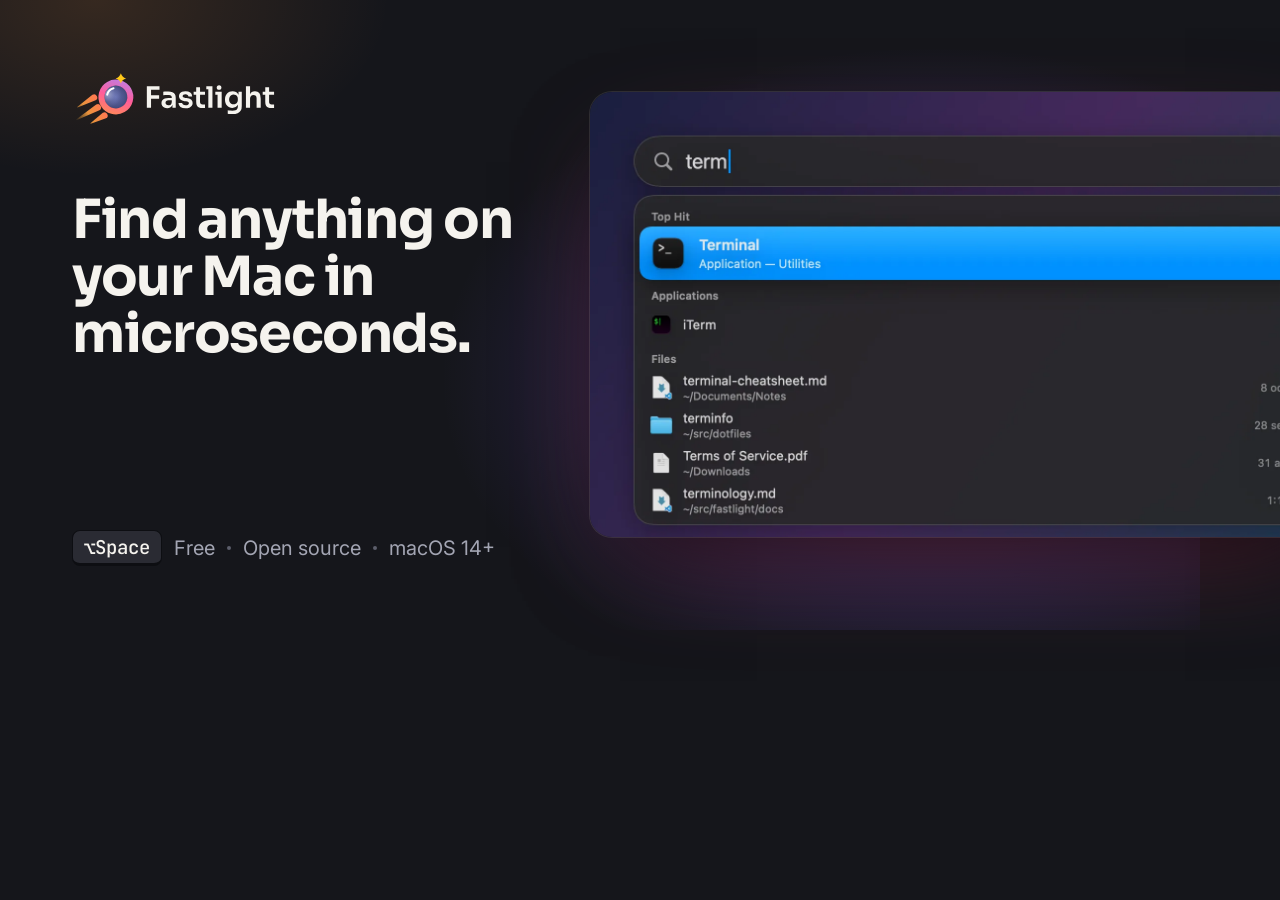
<file: site/og/og.html>
<!doctype html>
<!-- Source for ../og.png (1200x630). Render: see README.txt next to this file -->
<html lang="en">
<head>
<meta charset="utf-8">
<title>Fastlight OG image</title>
<meta name="robots" content="noindex">
<link rel="preconnect" href="https://fonts.googleapis.com">
<link rel="preconnect" href="https://fonts.gstatic.com" crossorigin>
<link rel="stylesheet" href="https://fonts.googleapis.com/css2?family=Inter:wght@500&family=JetBrains+Mono:wght@500&family=Sora:wght@600;700&display=block">
<style>
  html, body { margin: 0; }
  body { width: var(--w, 1200px); height: var(--h, 630px); overflow: hidden; background: #15161B; position: relative; font-family: Inter, sans-serif; color: #F5F3EE; }
  .glow { position: absolute; inset: 0;
    background:
      radial-gradient(55% 70% at 78% 60%, rgba(255,92,154,.38), rgba(123,92,255,.16) 45%, transparent 75%),
      radial-gradient(35% 40% at 8% 0%, rgba(255,154,61,.14), transparent 70%); }
  .copy { position: absolute; left: 72px; top: 72px; width: 470px; }
  .lockup { height: 56px; display: block; }
  h1 { font: 700 54px/1.06 Sora, sans-serif; letter-spacing: -0.025em; margin: 64px 0 0; }
  .meta { position: absolute; left: 72px; bottom: 64px; display: flex; gap: 12px; align-items: center; font-size: 20px; color: #A3A5B3; }
  kbd { font: 500 19px/1 "JetBrains Mono", monospace; color: #F5F3EE; background: #2A2B33; border: 1px solid #0D0E12; border-bottom-width: 3px; border-radius: 8px; padding: 7px 11px 6px; }
  .dot { width: 4px; height: 4px; border-radius: 50%; background: #5C5E6B; }
  .shot { position: absolute; left: calc(var(--w, 1200px) - 610px); top: 92px; width: 760px; border-radius: 22px; overflow: hidden;
    box-shadow: 0 0 0 1px rgba(255,255,255,.1), 0 40px 90px -30px rgba(0,0,0,.85), 0 40px 120px -50px rgba(255,92,154,.6); }
  .shot img { display: block; width: 100%; }
  /* GitHub social preview variant: og.html?size=github (1280x640) */
  .github { --w: 1280px; --h: 640px; }
  .github .copy { left: 84px; width: 520px; }
  .github .meta { left: 84px; }
  .github h1 { font-size: 58px; }
</style>
<script>if (new URLSearchParams(location.search).get('size') === 'github') document.documentElement.className = 'github';</script>
</head>
<body>
  <div class="glow"></div>
  <div class="copy">
    <img class="lockup" src="../brand/logo-lockup-dark.svg" alt="Fastlight">
    <h1>Find anything on your Mac in microseconds.</h1>
  </div>
  <div class="meta"><kbd>⌥Space</kbd><span>Free</span><span class="dot"></span><span>Open source</span><span class="dot"></span><span>macOS 14+</span></div>
  <div class="shot"><img src="../assets/hero-apps-1536.webp" alt=""></div>
</body>
</html>
</file>
<file: site/styles.css>
/* Fastlight site. Tokens from assets/brand/BRAND.md. */
:root {
  --graphite-950: #15161B; --graphite-900: #1E1F25; --graphite-800: #2A2B33; --graphite-700: #34353F;
  --graphite-500: #5C5E6B; --graphite-300: #A3A5B3; --paper: #FAFAFB; --fog: #F5F3EE;
  --comet-orange: #FF9A3D; --comet-pink: #FF5C9A; --comet-violet: #7B5CFF; --comet-lavender: #A88BFF;
  --spark: #FFC81A; --spark-deep: #F5A300;
  --comet: linear-gradient(135deg, #FF9A3D 0%, #FF5C9A 50%, #7B5CFF 100%);
  --comet-dark: linear-gradient(135deg, #FF9A3D 0%, #FF5C9A 50%, #A88BFF 100%);

  /* Light page (default) */
  --bg: var(--paper);
  --surface: #FFFFFF;
  --border: #E7E7EC;
  --text: var(--graphite-900);
  --text-2: var(--graphite-500);
  --link: #6A3DF0;
  --accent: #C21E63;
  --warm: #B24A00;
  --code-bg: #F1F1F4;
  --focus: #7B5CFF;
  --kbd-bg: #FFFFFF;
  --kbd-edge: #D6D6DE;
  --shadow: 0 1px 2px rgb(30 31 37 / .06), 0 12px 32px -12px rgb(30 31 37 / .18);

  --font-display: "Sora", ui-sans-serif, system-ui, sans-serif;
  --font-body: "Inter", ui-sans-serif, system-ui, -apple-system, sans-serif;
  --font-mono: "JetBrains Mono", ui-monospace, "SF Mono", Menlo, monospace;

  --gutter: 16px;
  --max: 1200px;
  --ease-out: cubic-bezier(.16, 1, .3, 1);
  color-scheme: light dark;
}

@media (prefers-color-scheme: dark) {
  :root {
    --bg: var(--graphite-950);
    --surface: var(--graphite-900);
    --border: var(--graphite-700);
    --text: var(--fog);
    --text-2: var(--graphite-300);
    --link: var(--comet-lavender);
    --accent: var(--comet-pink);
    --warm: var(--comet-orange);
    --code-bg: #1A1B21;
    --focus: var(--comet-lavender);
    --kbd-bg: var(--graphite-800);
    --kbd-edge: #101116;
    --shadow: 0 1px 2px rgb(0 0 0 / .3), 0 16px 40px -16px rgb(0 0 0 / .6);
  }
}

@media (min-width: 720px) { :root { --gutter: 32px; } }

/* Base */
*, *::before, *::after { box-sizing: border-box; }
html { -webkit-text-size-adjust: 100%; scroll-behavior: smooth; scroll-padding-top: 24px; }
@media (prefers-reduced-motion: reduce) { html { scroll-behavior: auto; } }
body {
  margin: 0;
  background: var(--bg);
  color: var(--text);
  font: 400 1.0625rem/1.6 var(--font-body);
  -webkit-font-smoothing: antialiased;
  text-rendering: optimizeLegibility;
  overflow-x: hidden;
}
@media (min-width: 720px) { body { font-size: 1.125rem; } }
img { max-width: 100%; height: auto; display: block; }
a { color: var(--link); text-underline-offset: .18em; text-decoration-thickness: 1px; }
a:hover { text-decoration-thickness: 2px; }
:focus-visible { outline: 2px solid var(--focus); outline-offset: 3px; border-radius: 6px; }
h1, h2, h3 { font-family: var(--font-display); font-weight: 600; line-height: 1.15; margin: 0; text-wrap: balance; }
p { margin: 0; text-wrap: pretty; }
code {
  font-family: var(--font-mono); font-size: .86em; font-weight: 400;
  background: var(--code-bg); padding: .12em .38em; border-radius: 6px;
  white-space: nowrap; font-variant-ligatures: none; font-feature-settings: "calt" 0, "liga" 0;
}
kbd {
  display: inline-block; min-width: 1.9em; padding: .08em .45em .12em;
  font: 500 .82em/1.5 var(--font-mono); text-align: center;
  color: var(--text); background: var(--kbd-bg);
  border: 1px solid var(--kbd-edge); border-bottom-width: 2px; border-radius: 6px;
  white-space: nowrap; vertical-align: .08em;
}
.wrap { width: 100%; max-width: calc(var(--max) + 2 * var(--gutter)); margin-inline: auto; padding-inline: var(--gutter); }
.visually-hidden { position: absolute !important; width: 1px; height: 1px; overflow: hidden; clip: rect(0 0 0 0); white-space: nowrap; }
.skip {
  position: absolute; left: 16px; top: -100px; z-index: 10;
  background: var(--fog); color: var(--graphite-950); padding: 10px 16px; border-radius: 10px; font-weight: 600;
}
.skip:focus { top: 16px; }

/* Dark bands (hero, closer): always graphite, per brand. */
.site-header, .hero-band, .closer, .site-footer {
  --text: var(--fog); --text-2: var(--graphite-300); --link: var(--comet-lavender);
  --focus: var(--comet-lavender); --code-bg: rgb(255 255 255 / .08);
  --kbd-bg: var(--graphite-800); --kbd-edge: #0D0E12;
  color: var(--text);
  color-scheme: dark;
}

/* Header */
.site-header { position: absolute; inset: 0 0 auto; z-index: 2; }
.site-header-inner { display: flex; align-items: center; justify-content: space-between; gap: 16px; padding-block: 20px; }
.brand { display: inline-flex; border-radius: 8px; }
.brand img { height: 32px; width: auto; }
.nav { display: flex; align-items: center; gap: 8px; }
.nav ul { display: none; list-style: none; margin: 0; padding: 0; gap: 4px; }
.nav a { color: var(--text-2); text-decoration: none; font-size: .9375rem; font-weight: 500; padding: 8px 12px; border-radius: 999px; transition: color .2s, background-color .2s; }
.nav a:hover { color: var(--text); background: rgb(255 255 255 / .06); }
.nav-gh { display: inline-flex; align-items: center; gap: 8px; color: var(--text) !important; border: 1px solid rgb(255 255 255 / .14); }
@media (min-width: 760px) { .nav ul { display: flex; } }

/* Hero */
.hero-band {
  position: relative; isolation: isolate; overflow: hidden;
  background: var(--graphite-950);
}
.hero-band::before {
  content: ""; position: absolute; z-index: -1; pointer-events: none;
  inset: 0;
  background:
    radial-gradient(60% 50% at 62% 62%, rgb(255 92 154 / .30), rgb(123 92 255 / .14) 45%, transparent 75%),
    radial-gradient(40% 30% at 20% 10%, rgb(255 154 61 / .10), transparent 70%);
}
.hero { padding-top: 104px; padding-bottom: 0; }
@media (min-width: 720px) { .hero { padding-top: 136px; } }
.hero-copy { display: grid; gap: 28px; }
.hero h1 {
  font-weight: 700; font-size: clamp(2.5rem, 1.6rem + 3.6vw, 3.6875rem);
  letter-spacing: -0.025em; line-height: 1.06; max-width: 15ch;
}
.lede { color: var(--text-2); font-size: 1.125rem; max-width: 34em; }
.lede kbd { color: var(--fog); }
@media (min-width: 720px) { .lede { font-size: 1.1875rem; } }
.hero-side { display: grid; gap: 24px; align-content: end; }
@media (min-width: 1000px) {
  .hero-copy { grid-template-columns: 1.25fr 1fr; gap: 56px; align-items: end; }
}
.cta-row { display: flex; flex-wrap: wrap; gap: 12px; }
.fineprint { color: var(--text-2); font-size: .875rem; }

.btn {
  display: inline-flex; align-items: center; justify-content: center; gap: 10px;
  min-height: 52px; padding: 0 24px; border-radius: 14px;
  font: 600 1.0625rem/1 var(--font-body); text-decoration: none;
  transition: transform .25s var(--ease-out), box-shadow .25s var(--ease-out), background-color .2s, border-color .2s;
}
.btn-comet {
  color: var(--graphite-950); background: var(--comet-dark);
  box-shadow: 0 1px 0 rgb(255 255 255 / .35) inset, 0 10px 28px -10px rgb(255 92 154 / .65);
}
.btn-comet:hover { transform: translateY(-1px); box-shadow: 0 1px 0 rgb(255 255 255 / .35) inset, 0 16px 34px -12px rgb(255 92 154 / .8); text-decoration: none; }
.btn-comet:active { transform: translateY(0); }
.btn-ghost { color: var(--fog); border: 1px solid rgb(255 255 255 / .18); background: rgb(255 255 255 / .03); }
.btn-ghost:hover { border-color: rgb(255 255 255 / .34); background: rgb(255 255 255 / .07); }
.btn:focus-visible { border-radius: 14px; outline-offset: 3px; }
@media (max-width: 479px) { .hero .btn, .closer .btn { flex: 1 1 100%; } }

/* Stage: the real panel */
.stage { margin: 48px 0 0; }
@media (min-width: 720px) { .stage { margin-top: 64px; } }
.stage-frame {
  position: relative; display: grid;
  border-radius: 18px; overflow: hidden;
  aspect-ratio: 1536 / 900;
  background: #241E3A;
  box-shadow: 0 0 0 1px rgb(255 255 255 / .08), 0 30px 80px -30px rgb(0 0 0 / .8), 0 50px 120px -60px rgb(255 92 154 / .45);
  -webkit-mask-image: linear-gradient(to bottom, #000 78%, transparent 100%);
  mask-image: linear-gradient(to bottom, #000 78%, transparent 100%);
}
@media (min-width: 720px) { .stage-frame { border-radius: 24px; } }
.shot {
  grid-area: 1 / 1; display: block; min-width: 0;
  opacity: 0; transform: scale(1.012); filter: blur(6px);
  transition: opacity .7s var(--ease-out), transform .9s var(--ease-out), filter .7s var(--ease-out);
}
.shot.is-active { opacity: 1; transform: none; filter: none; }
.shot img { width: 100%; height: 100%; object-fit: cover; }
@media (max-width: 599px) { .stage-frame { aspect-ratio: 1; } }
.nowrap { white-space: nowrap; }
.stage-caption {
  position: relative; z-index: 1;
  display: flex; flex-wrap: wrap; align-items: center; justify-content: center; gap: 12px 16px;
  margin-top: 20px; padding-bottom: 64px; text-align: center;
}
@media (min-width: 720px) { .stage-caption { padding-bottom: 80px; } }
.stage-label { font-size: .875rem; color: var(--text-2); }
.stage-note { flex-basis: 100%; font-size: .8125rem; color: var(--text-2); }
.chips { display: flex; flex-wrap: wrap; justify-content: center; gap: 8px; }
.chips[hidden] { display: none; }
.chip {
  position: relative; overflow: hidden;
  display: inline-flex; align-items: baseline; gap: 10px;
  padding: 10px 16px; border-radius: 999px; cursor: pointer;
  font: 500 .875rem/1.2 var(--font-body); color: var(--text-2);
  background: rgb(30 31 37 / .7); border: 1px solid rgb(255 255 255 / .1);
  -webkit-backdrop-filter: blur(12px); backdrop-filter: blur(12px);
  transition: color .2s, border-color .2s, background-color .2s;
}
.chip code { background: none; padding: 0; color: var(--fog); font-size: .9375rem; }
.chip span { font-size: .8125rem; }
.chip:hover { border-color: rgb(255 255 255 / .24); color: var(--fog); }
.chip[aria-pressed="true"] { border-color: rgb(255 154 61 / .55); color: var(--fog); background: rgb(42 43 51 / .85); }
.chip::after {
  content: ""; position: absolute; left: 0; bottom: 0; height: 2px; width: 100%;
  background: var(--comet-dark); transform: scaleX(0); transform-origin: left;
}
.chip[aria-pressed="true"].is-timing::after { animation: chip-progress var(--cycle, 5s) linear forwards; }
@keyframes chip-progress { to { transform: scaleX(1); } }
@media (max-width: 479px) { .chip span { display: none; } }

/* Page sections */
.section { padding-block: 80px; }
@media (min-width: 720px) { .section { padding-block: 120px; } }
.section + .section { border-top: 1px solid var(--border); }
.section h2 { font-size: clamp(1.875rem, 1.4rem + 1.8vw, 2.3125rem); letter-spacing: -0.02em; }
.section h3 { font-size: 1.1875rem; letter-spacing: -0.01em; }
.intro, .copy > p { color: var(--text-2); max-width: 38em; }
.copy { display: grid; gap: 20px; align-content: start; }

.split { display: grid; gap: 32px; }
@media (min-width: 960px) {
  .split-head { grid-template-columns: 1fr 1fr; gap: 64px; align-items: end; }
  .split-media { grid-template-columns: 5fr 6fr; gap: 64px; align-items: center; }
  .split-ref { grid-template-columns: 6fr 5fr; gap: 64px; align-items: start; }
  .split-keys { grid-template-columns: 5fr 6fr; gap: 64px; align-items: start; }
  .split-faq { grid-template-columns: 4fr 8fr; gap: 64px; align-items: start; }
}

/* Speed */
.bench { margin-top: 56px; }
.bench table { width: 100%; border-collapse: collapse; }
.bench caption { caption-side: bottom; text-align: left; padding-top: 16px; font-size: .875rem; color: var(--text-2); }
.bench th, .bench td { padding: 18px 0; border-bottom: 1px solid var(--border); vertical-align: baseline; }
.bench tr:first-child th, .bench tr:first-child td { border-top: 1px solid var(--border); }
.bench th { text-align: left; font-weight: 400; color: var(--text-2); padding-right: 16px; }
.bench td { text-align: right; font: 500 1rem/1 var(--font-mono); color: var(--text-2); white-space: nowrap; }
.bench .num { font: 600 clamp(1.75rem, 1.2rem + 2.2vw, 2.875rem)/1 var(--font-display); letter-spacing: -0.03em; color: var(--text); margin-right: .12em; }
.bench tr:first-child .num { color: var(--warm); }
.bench-note { margin-top: 4px; font-size: .875rem; color: var(--text-2); }

.traits { display: grid; gap: 32px; margin: 64px 0 0; }
@media (min-width: 760px) { .traits { grid-template-columns: repeat(3, 1fr); gap: 40px; } }
.traits dt { font: 600 1.1875rem/1.3 var(--font-display); margin-bottom: 8px; }
.traits dd { margin: 0; color: var(--text-2); }
.traits dt::before {
  content: ""; display: block; width: 14px; height: 14px; margin-bottom: 16px;
  background: var(--spark-deep);
  clip-path: polygon(50% 0, 62% 38%, 100% 50%, 62% 62%, 50% 100%, 38% 62%, 0 50%, 38% 38%);
}
@media (prefers-color-scheme: dark) { .traits dt::before { background: var(--spark); } }

/* Shots in the page */
.shot-card { margin: 0; }
.shot-card img { border-radius: 16px; box-shadow: var(--shadow); width: 100%; }
.shot-card figcaption { margin-top: 14px; font-size: .875rem; color: var(--text-2); }
.shot-wide { margin-top: 56px; }

.sections-list { list-style: none; margin: 8px 0 0; padding: 0; display: grid; gap: 16px; }
.sections-list li { padding-left: 22px; position: relative; color: var(--text-2); }
.sections-list li::before { content: ""; position: absolute; left: 0; top: .62em; width: 8px; height: 8px; border-radius: 50%; background: var(--accent); }
.sections-list strong { color: var(--text); font-weight: 600; }
.sections-list code { white-space: normal; }

/* Queries */
.queries { list-style: none; margin: 56px 0 72px; padding: 0; display: grid; gap: 16px; }
.queries li { display: grid; gap: 10px 32px; align-items: center; }
@media (min-width: 860px) { .queries li { grid-template-columns: minmax(0, 7fr) minmax(0, 5fr); } }
.field {
  display: flex; align-items: center; gap: 14px; min-width: 0;
  padding: 16px 22px; border-radius: 999px;
  background: var(--surface); border: 1px solid var(--border); box-shadow: var(--shadow);
  color: var(--text-2);
}
.field svg { flex: none; }
.field code {
  background: none; padding: 0; font-size: clamp(1rem, .9rem + .6vw, 1.3125rem); color: var(--text);
  white-space: normal; overflow-wrap: anywhere;
}
.field b { font-weight: 500; color: var(--accent); }
.means { color: var(--text-2); padding-left: 22px; }
@media (min-width: 860px) { .means { padding-left: 0; } }

.ref h3 { margin-bottom: 12px; }
.ref h3 + .ref-list { margin-bottom: 32px; }
.ref-list { margin: 0; display: grid; }
.ref-list > div { display: grid; grid-template-columns: 7.5rem 1fr; gap: 16px; padding: 10px 0; border-bottom: 1px solid var(--border); font-size: 1rem; }
.ref-list > div:first-child { border-top: 1px solid var(--border); }
.ref-list dt code { background: none; padding: 0; color: var(--accent); font-weight: 500; font-size: .9375rem; }
.ref-list dd { margin: 0; color: var(--text-2); }

/* Keys */
.keys { width: 100%; border-collapse: collapse; font-size: 1rem; }
.keys th { text-align: left; font: 500 .8125rem/1 var(--font-body); color: var(--text-2); padding: 0 0 12px; border-bottom: 1px solid var(--border); }
.keys td { padding: 14px 0; border-bottom: 1px solid var(--border); vertical-align: middle; color: var(--text-2); }
.keys td:first-child { white-space: nowrap; padding-right: 24px; width: 1%; }
.keys td:first-child kbd + kbd { margin-left: 4px; }
.keys .or { color: var(--text-2); margin: 0 4px; }
.keys tr:first-child td:first-child kbd { border-color: var(--comet-orange); }

/* Install */
.steps { list-style: none; counter-reset: step; margin: 56px 0 0; padding: 0; display: grid; gap: 40px; }
@media (min-width: 760px) { .steps { grid-template-columns: repeat(2, 1fr); gap: 48px 48px; } }
@media (min-width: 1100px) { .steps { grid-template-columns: repeat(4, 1fr); gap: 40px; } }
.steps li { counter-increment: step; display: grid; gap: 10px; align-content: start; }
.steps li::before {
  content: counter(step);
  display: grid; place-items: center; width: 36px; height: 36px; margin-bottom: 6px;
  font: 600 1rem/1 var(--font-display); color: var(--text);
  border: 1px solid var(--border); border-radius: 50%; background: var(--surface);
}
.steps li:last-child::before { border-color: var(--warm); color: var(--warm); }
.steps p { color: var(--text-2); font-size: 1rem; }
.steps code { white-space: normal; overflow-wrap: anywhere; }

/* FAQ */
.faq { border-top: 1px solid var(--border); }
.faq details { border-bottom: 1px solid var(--border); }
.faq summary {
  list-style: none; cursor: pointer; display: flex; align-items: center; justify-content: space-between; gap: 16px;
  padding: 22px 0; font: 600 1.125rem/1.35 var(--font-display); letter-spacing: -0.01em;
}
.faq summary::-webkit-details-marker { display: none; }
.faq summary::after {
  content: ""; flex: none; width: 12px; height: 12px;
  border-right: 2px solid var(--text-2); border-bottom: 2px solid var(--text-2);
  transform: translateY(-3px) rotate(45deg); transition: transform .3s var(--ease-out);
}
.faq details[open] summary::after { transform: translateY(3px) rotate(-135deg); }
.faq summary:hover { color: var(--link); }
.faq details p { color: var(--text-2); padding-bottom: 22px; max-width: 40em; }
.faq details p + p { margin-top: -8px; }
.faq code { white-space: normal; }

/* Closer */
.closer { position: relative; isolation: isolate; overflow: hidden; background: var(--graphite-950); text-align: center; }
.closer::before {
  content: ""; position: absolute; inset: 0; z-index: -1;
  background: radial-gradient(50% 60% at 50% 30%, rgb(255 92 154 / .28), rgb(123 92 255 / .12) 45%, transparent 75%);
}
.closer-inner { display: grid; justify-items: center; gap: 28px; padding-block: 96px; }
@media (min-width: 720px) { .closer-inner { padding-block: 128px; } }
.closer-icon { width: 112px; height: 112px; filter: drop-shadow(0 18px 30px rgb(0 0 0 / .45)); }
.closer h2 { font-weight: 700; font-size: clamp(2rem, 1.3rem + 2.8vw, 3.6875rem); letter-spacing: -0.025em; }
.closer h2 kbd { font-size: .62em; vertical-align: .22em; padding: .1em .5em .16em; border-radius: 10px; color: var(--fog); }
.closer .cta-row { justify-content: center; }
.credits { color: var(--text-2); max-width: 36em; font-size: 1rem; margin-top: 12px; }

/* Footer */
.site-footer { background: var(--graphite-950); border-top: 1px solid var(--graphite-800); }
.footer-inner { display: grid; gap: 20px; padding-block: 40px; align-items: center; }
@media (min-width: 860px) { .footer-inner { grid-template-columns: auto 1fr auto; gap: 32px; } }
.footer-mark { width: 34px; height: auto; }
.site-footer ul { display: flex; flex-wrap: wrap; gap: 4px 20px; list-style: none; margin: 0; padding: 0; }
.site-footer a { color: var(--text); text-decoration: none; font-size: .9375rem; }
.site-footer a:hover { color: var(--link); text-decoration: underline; }
.disclaimer { color: var(--text-2); font-size: .8125rem; max-width: 40em; }
@media (min-width: 860px) { .disclaimer { text-align: right; max-width: 30em; } }

/* Extensions: manifest example */
.copy { min-width: 0; }
.copy pre {
  margin: 0; max-width: 100%; overflow-x: auto; padding: 16px 18px; border-radius: 12px;
  background: var(--code-bg); border: 1px solid var(--border);
  font: 400 .875rem/1.6 var(--font-mono); color: var(--text);
}
.copy pre code { background: none; padding: 0; font: inherit; white-space: pre; }

@media (prefers-reduced-motion: reduce) {
  *, *::before, *::after { transition-duration: .01ms !important; animation-duration: .01ms !important; }
  .shot { filter: none; transform: none; }
}
.shot-stack { display: grid; gap: 28px; min-width: 0; }
</file>
